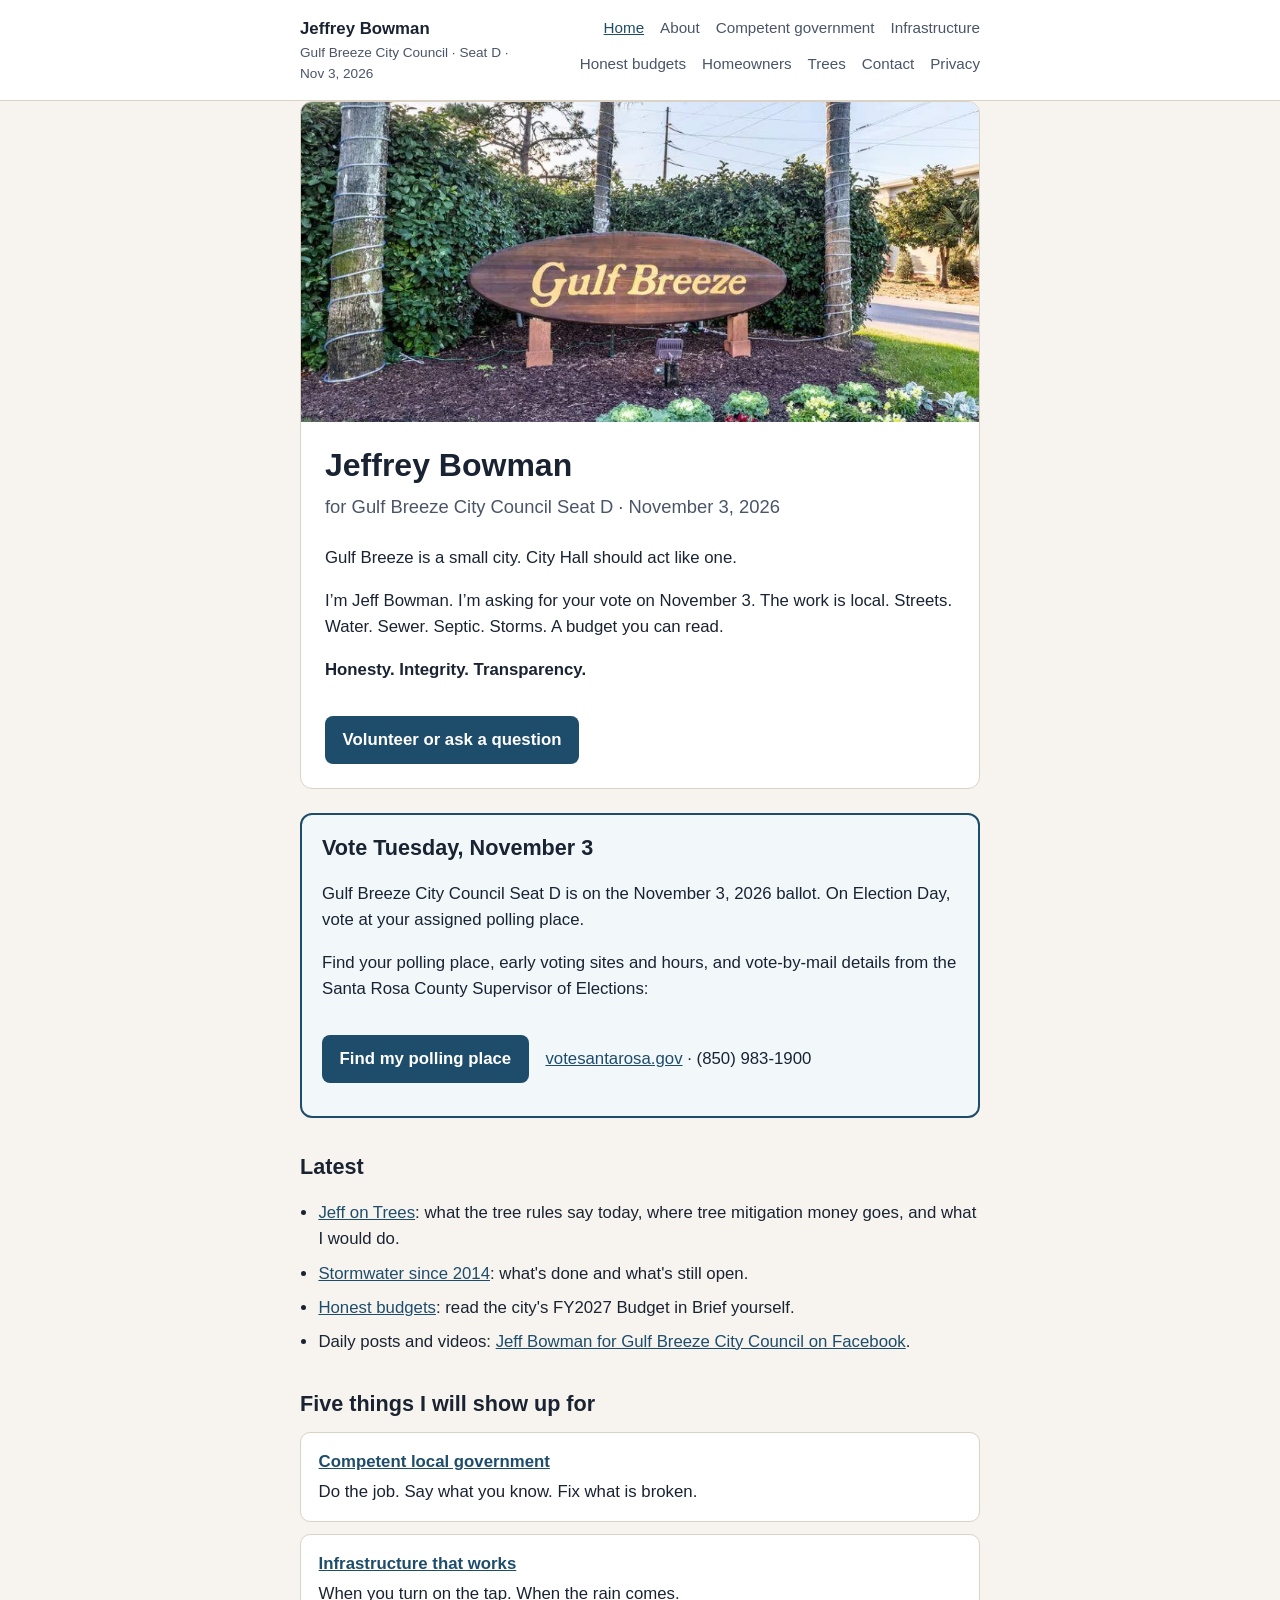
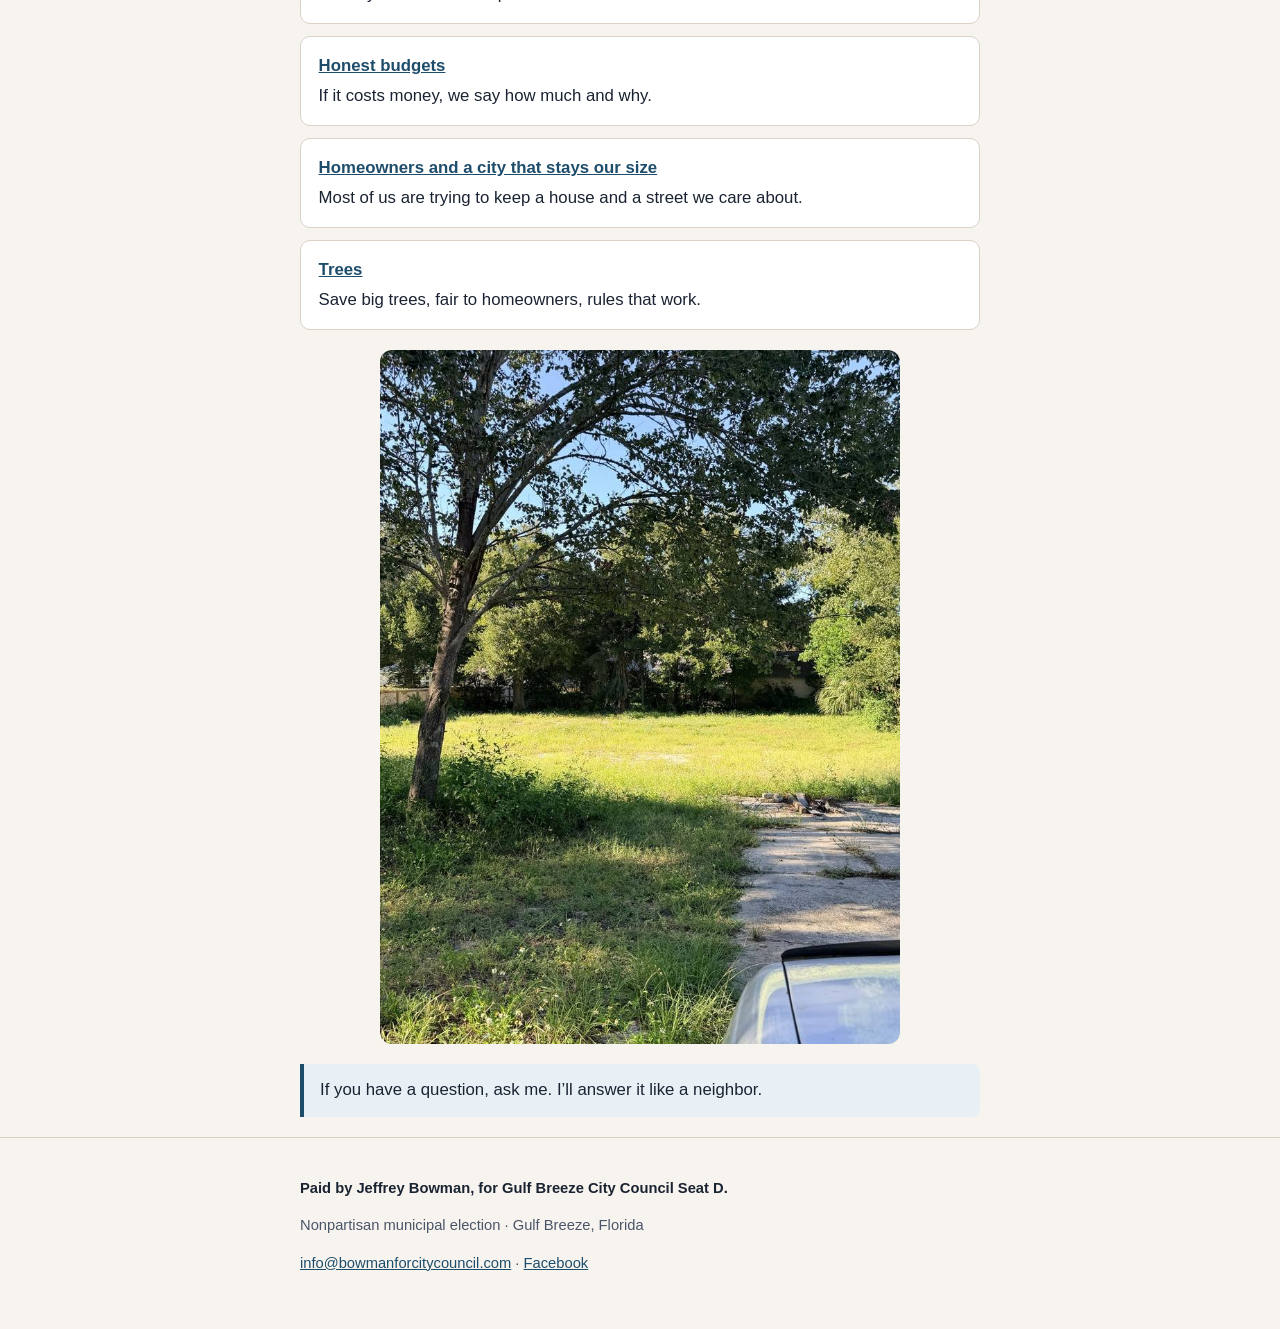
<file: index.html>
<!DOCTYPE html>
<html lang="en">
<head>
  <meta charset="utf-8" />
  <meta name="viewport" content="width=device-width, initial-scale=1" />
  <title>Home · Jeffrey Bowman for Gulf Breeze Seat D</title>
  <meta name="description" content="Jeffrey Bowman for Gulf Breeze City Council Seat D — November 3, 2026. Honesty. Integrity. Transparency." />
  <meta name="theme-color" content="#1e4d6b" />
  <link rel="stylesheet" href="css/styles.css" />
</head>
<body>
  <header>
    <div class="wrap bar">
      <a class="brand" href="index.html">Jeffrey Bowman<span>Gulf Breeze City Council · Seat D · Nov 3, 2026</span></a>
      <nav aria-label="Primary"><a href="index.html" aria-current="page">Home</a>
<a href="about.html">About</a>
<a href="competent.html">Competent government</a>
<a href="infrastructure.html">Infrastructure</a>
<a href="budgets.html">Honest budgets</a>
<a href="homeowners.html">Homeowners</a>
<a href="trees.html">Trees</a>
<a href="contact.html">Contact</a>
<a href="privacy.html">Privacy</a></nav>
    </div>
  </header>
  <main class="wrap">

    <section class="hero">
      <img class="hero-photo" src="images/gulf-breeze-welcome-sign.jpg" width="896" height="601" alt="Gulf Breeze, the welcome sign" />
      <div class="hero-body">
        <h1>Jeffrey Bowman</h1>
        <p class="lede">for Gulf Breeze City Council Seat D · November 3, 2026</p>
        <p>Gulf Breeze is a small city. City Hall should act like one.</p>
        <p>I’m Jeff Bowman. I’m asking for your vote on November 3. The work is local. Streets. Water. Sewer. Septic. Storms. A budget you can read.</p>
        <p><strong>Honesty. Integrity. Transparency.</strong></p>
        <a class="cta" href="contact.html">Volunteer or ask a question</a>
      </div>
    </section>

    <section class="vote-box" aria-labelledby="vote-h">
      <h2 id="vote-h">Vote Tuesday, November 3</h2>
      <p>Gulf Breeze City Council Seat D is on the November 3, 2026 ballot. On Election Day, vote at your assigned polling place.</p>
      <p>Find your polling place, early voting sites and hours, and vote-by-mail details from the Santa Rosa County Supervisor of Elections:</p>
      <p><a class="cta" href="https://www.votesantarosa.gov/Where-Do-I-Vote" rel="noopener">Find my polling place</a> <a href="https://www.votesantarosa.gov" rel="noopener">votesantarosa.gov</a> · (850) 983-1900</p>
    </section>

    <section class="latest" aria-labelledby="latest-h">
      <h2 id="latest-h">Latest</h2>
      <ul>
        <li><a href="trees.html">Jeff on Trees</a>: what the tree rules say today, where tree mitigation money goes, and what I would do.</li>
        <li><a href="infrastructure.html">Stormwater since 2014</a>: what's done and what's still open.</li>
        <li><a href="budgets.html">Honest budgets</a>: read the city's FY2027 Budget in Brief yourself.</li>
        <li>Daily posts and videos: <a href="https://www.facebook.com/61593486404689" rel="noopener">Jeff Bowman for Gulf Breeze City Council on Facebook</a>.</li>
      </ul>
      <!-- VIDEO SLOT: no campaign videos are public on YouTube as of Oct 29, 2026. When one is public, add:
      <div class="video"><iframe src="https://www.youtube-nocookie.com/embed/VIDEO_ID" title="TITLE" loading="lazy" width="560" height="315" allow="encrypted-media; picture-in-picture" allowfullscreen></iframe></div> -->
    </section>
    <h2>Five things I will show up for</h2>
    <ul class="pillars">
      <li><strong><a href="competent.html">Competent local government</a></strong>Do the job. Say what you know. Fix what is broken.</li>
      <li><strong><a href="infrastructure.html">Infrastructure that works</a></strong>When you turn on the tap. When the rain comes.</li>
      <li><strong><a href="budgets.html">Honest budgets</a></strong>If it costs money, we say how much and why.</li>
      <li><strong><a href="homeowners.html">Homeowners and a city that stays our size</a></strong>Most of us are trying to keep a house and a street we care about.</li>
      <li><strong><a href="trees.html">Trees</a></strong>Save big trees, fair to homeowners, rules that work.</li>
    </ul>
    
    <figure class="page-fig">
      <img loading="lazy" decoding="async" src="images/home-oak-roadside.jpg" width="750" height="1000" alt="A big oak arching over a grassy Gulf Breeze roadside" />
    </figure>
    <p class="note">If you have a question, ask me. I’ll answer it like a neighbor.</p>

  </main>
  <footer>
    <div class="wrap">
      <p class="disclaimer">Paid by Jeffrey Bowman, for Gulf Breeze City Council Seat D.</p>
      <p>Nonpartisan municipal election · Gulf Breeze, Florida</p>
      <p><a href="mailto:info@bowmanforcitycouncil.com">info@bowmanforcitycouncil.com</a> · <a href="https://www.facebook.com/61593486404689" rel="noopener">Facebook</a></p>
    </div>
  </footer>
  <script src="js/analytics.js" defer></script>
</body>
</html>
</file>
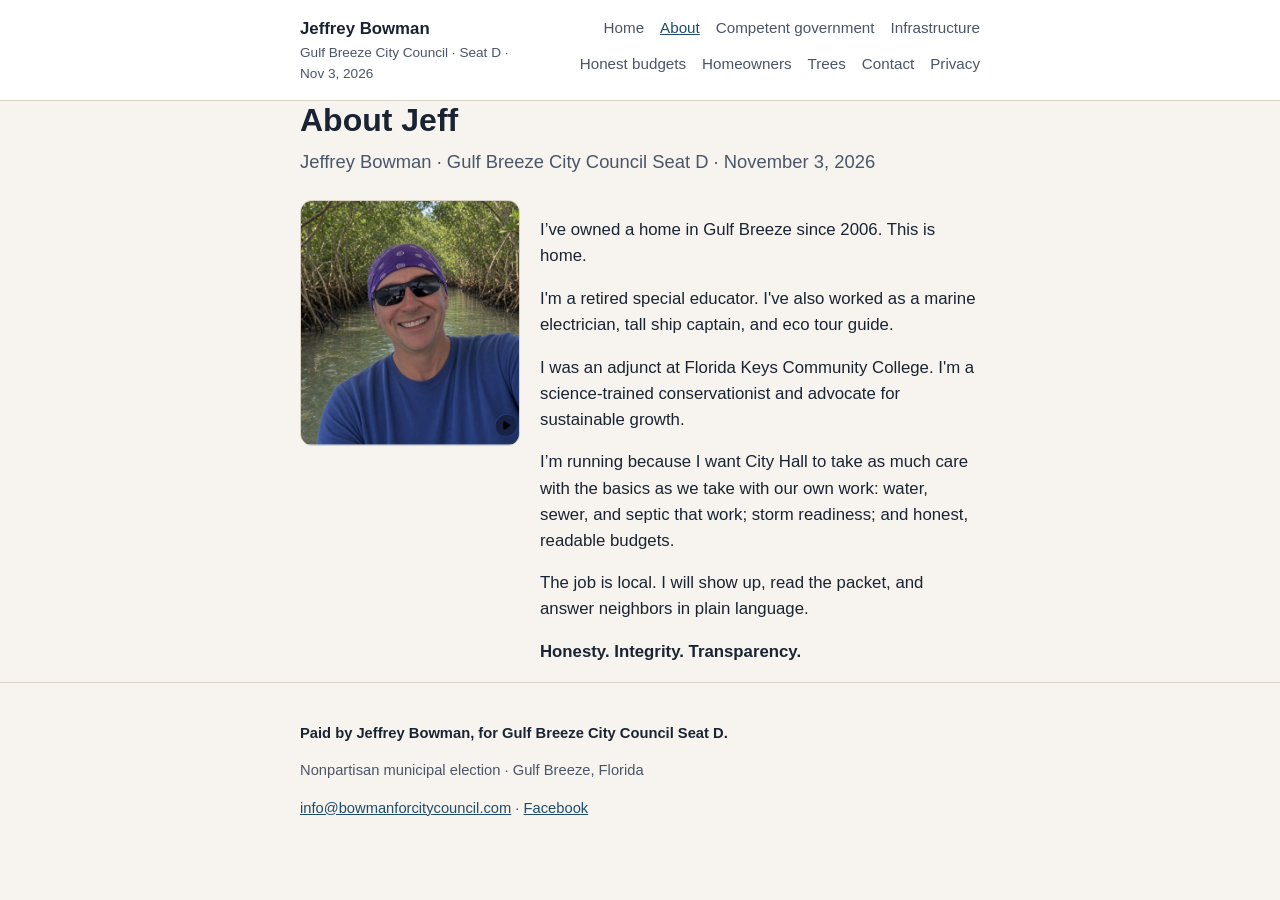
<file: about.html>
<!DOCTYPE html>
<html lang="en">
<head>
  <meta charset="utf-8" />
  <meta name="viewport" content="width=device-width, initial-scale=1" />
  <title>About · Jeffrey Bowman for Gulf Breeze Seat D</title>
  <meta name="description" content="Jeffrey Bowman for Gulf Breeze City Council Seat D — November 3, 2026. Honesty. Integrity. Transparency." />
  <meta name="theme-color" content="#1e4d6b" />
  <link rel="stylesheet" href="css/styles.css" />
</head>
<body>
  <header>
    <div class="wrap bar">
      <a class="brand" href="index.html">Jeffrey Bowman<span>Gulf Breeze City Council · Seat D · Nov 3, 2026</span></a>
      <nav aria-label="Primary"><a href="index.html">Home</a>
<a href="about.html" aria-current="page">About</a>
<a href="competent.html">Competent government</a>
<a href="infrastructure.html">Infrastructure</a>
<a href="budgets.html">Honest budgets</a>
<a href="homeowners.html">Homeowners</a>
<a href="trees.html">Trees</a>
<a href="contact.html">Contact</a>
<a href="privacy.html">Privacy</a></nav>
    </div>
  </header>
  <main class="wrap">

    <h1>About Jeff</h1>
    <p class="lede">Jeffrey Bowman · Gulf Breeze City Council Seat D · November 3, 2026</p>
    <div class="about-grid">
      <img loading="lazy" decoding="async" class="about-photo" src="images/jeff-mangrove-boat.jpg" width="991" height="1108" alt="Jeff Bowman on a boat in local mangroves" />
      <div>
        <p>I’ve owned a home in Gulf Breeze since 2006. This is home.</p>
        <p>I'm a retired special educator. I've also worked as a marine electrician, tall ship captain, and eco tour guide.</p>
        <p>I was an adjunct at Florida Keys Community College. I'm a science-trained conservationist and advocate for sustainable growth.</p>
        <p>I’m running because I want City Hall to take as much care with the basics as we take with our own work: water, sewer, and septic that work; storm readiness; and honest, readable budgets.</p>
        <p>The job is local. I will show up, read the packet, and answer neighbors in plain language.</p>
        <p><strong>Honesty. Integrity. Transparency.</strong></p>
      </div>
    </div>

  
  </main>
  <footer>
    <div class="wrap">
      <p class="disclaimer">Paid by Jeffrey Bowman, for Gulf Breeze City Council Seat D.</p>
      <p>Nonpartisan municipal election · Gulf Breeze, Florida</p>
      <p><a href="mailto:info@bowmanforcitycouncil.com">info@bowmanforcitycouncil.com</a> · <a href="https://www.facebook.com/61593486404689" rel="noopener">Facebook</a></p>
    </div>
  </footer>
  <script src="js/analytics.js" defer></script>
</body>
</html>
</file>
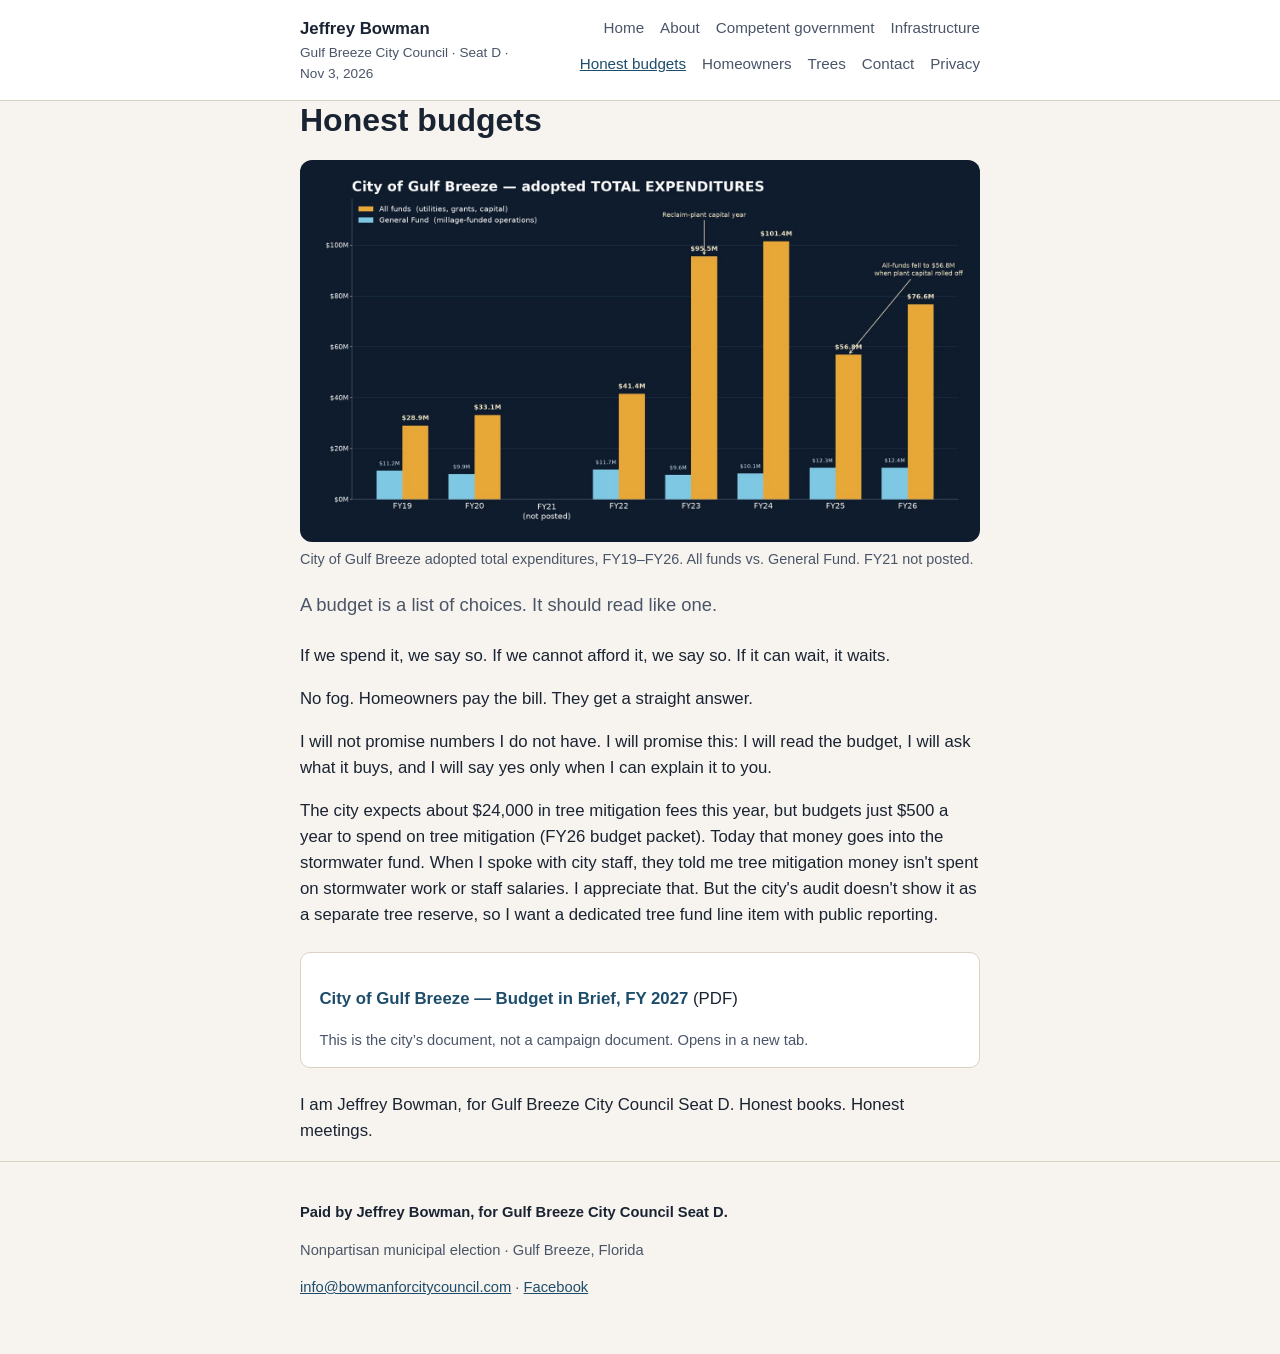
<file: budgets.html>
<!DOCTYPE html>
<html lang="en">
<head>
  <meta charset="utf-8" />
  <meta name="viewport" content="width=device-width, initial-scale=1" />
  <title>Honest budgets · Jeffrey Bowman for Gulf Breeze Seat D</title>
  <meta name="description" content="Jeffrey Bowman for Gulf Breeze City Council Seat D — November 3, 2026. Honesty. Integrity. Transparency." />
  <meta name="theme-color" content="#1e4d6b" />
  <link rel="stylesheet" href="css/styles.css" />
</head>
<body>
  <header>
    <div class="wrap bar">
      <a class="brand" href="index.html">Jeffrey Bowman<span>Gulf Breeze City Council · Seat D · Nov 3, 2026</span></a>
      <nav aria-label="Primary"><a href="index.html">Home</a>
<a href="about.html">About</a>
<a href="competent.html">Competent government</a>
<a href="infrastructure.html">Infrastructure</a>
<a href="budgets.html" aria-current="page">Honest budgets</a>
<a href="homeowners.html">Homeowners</a>
<a href="trees.html">Trees</a>
<a href="contact.html">Contact</a>
<a href="privacy.html">Privacy</a></nav>
    </div>
  </header>
  <main class="wrap">

    <h1>Honest budgets</h1>
    <figure class="page-fig">
      <img loading="lazy" decoding="async" src="images/budgets-expenditures-fy19-fy26.jpg" width="1600" height="900" alt="Bar chart: City of Gulf Breeze adopted total expenditures, FY19 to FY26. All funds: FY19 $28.9M, FY20 $33.1M, FY21 not posted, FY22 $41.4M, FY23 $95.5M (reclaim-plant capital year), FY24 $101.4M, FY25 $56.8M, FY26 $76.6M. General Fund: $11.2M, $9.9M, not posted, $11.7M, $9.6M, $10.1M, $12.3M, $12.4M." />
      <figcaption>City of Gulf Breeze adopted total expenditures, FY19–FY26. All funds vs. General Fund. FY21 not posted.</figcaption>
    </figure>

    <p class="lede">A budget is a list of choices. It should read like one.</p>
    <p>If we spend it, we say so. If we cannot afford it, we say so. If it can wait, it waits.</p>
    <p>No fog. Homeowners pay the bill. They get a straight answer.</p>
    <p>I will not promise numbers I do not have. I will promise this: I will read the budget, I will ask what it buys, and I will say yes only when I can explain it to you.</p>
    <p>The city expects about $24,000 in tree mitigation fees this year, but budgets just $500 a year to spend on tree mitigation (FY26 budget packet). Today that money goes into the stormwater fund. When I spoke with city staff, they told me tree mitigation money isn't spent on stormwater work or staff salaries. I appreciate that. But the city's audit doesn't show it as a separate tree reserve, so I want a dedicated tree fund line item with public reporting.</p>
    <div class="doc-card">
      <p><a href="https://cityofgulfbreeze.us/wp-content/uploads/2026/09/Budget-in-Brief-FY-2027.pdf" target="_blank" rel="noopener noreferrer">City of Gulf Breeze — Budget in Brief, FY 2027</a> <span aria-hidden="true">(PDF)</span></p>
      <p class="source-note">This is the city’s document, not a campaign document. Opens in a new tab.</p>
    </div>
    <p>I am Jeffrey Bowman, for Gulf Breeze City Council Seat D. Honest books. Honest meetings.</p>

  </main>
  <footer>
    <div class="wrap">
      <p class="disclaimer">Paid by Jeffrey Bowman, for Gulf Breeze City Council Seat D.</p>
      <p>Nonpartisan municipal election · Gulf Breeze, Florida</p>
      <p><a href="mailto:info@bowmanforcitycouncil.com">info@bowmanforcitycouncil.com</a> · <a href="https://www.facebook.com/61593486404689" rel="noopener">Facebook</a></p>
    </div>
  </footer>
  <script src="js/analytics.js" defer></script>
</body>
</html>
</file>
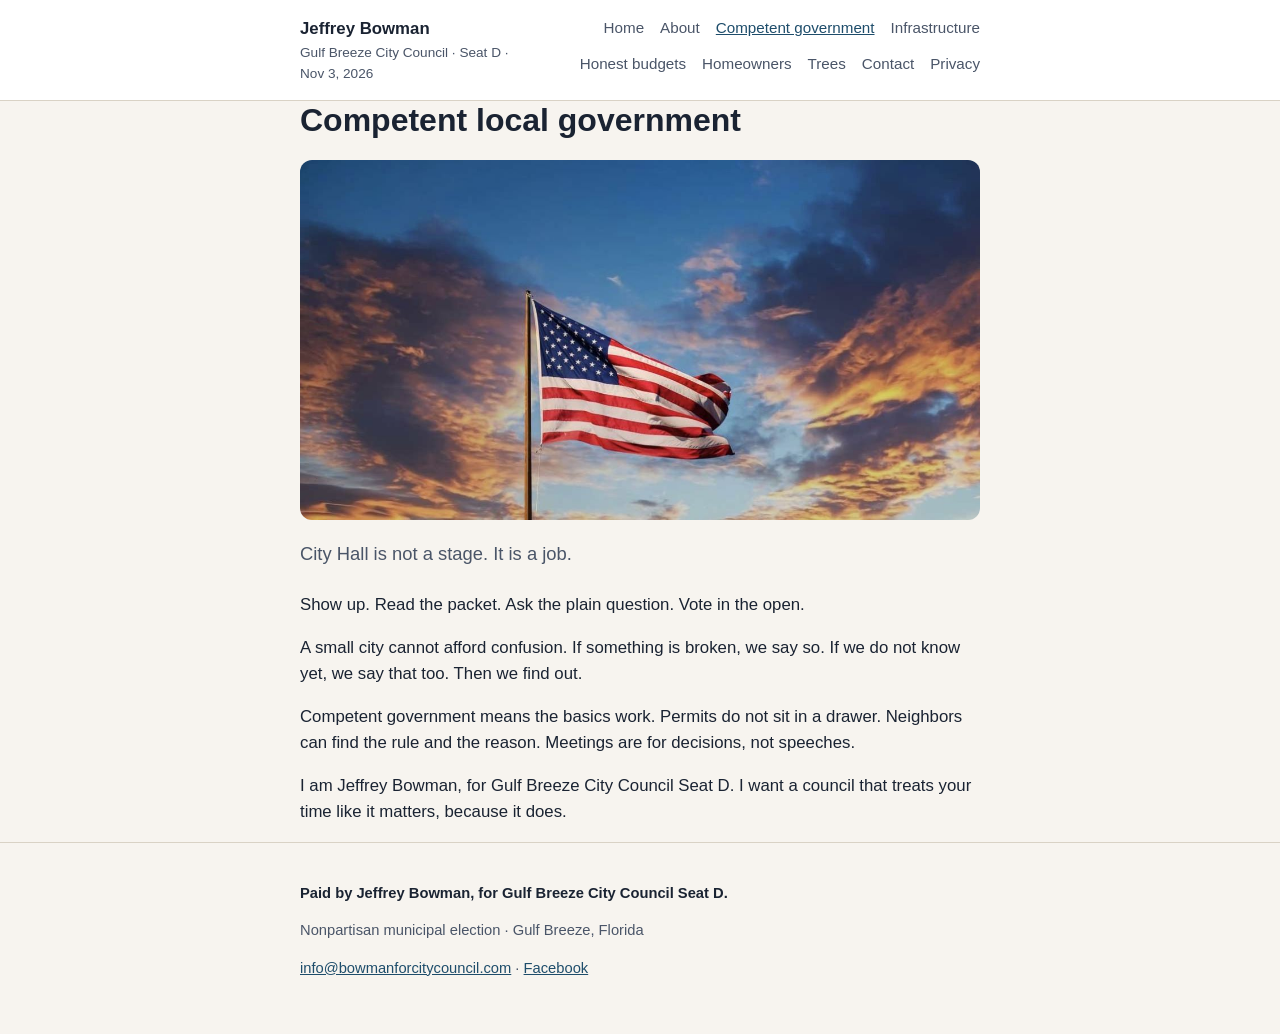
<file: competent.html>
<!DOCTYPE html>
<html lang="en">
<head>
  <meta charset="utf-8" />
  <meta name="viewport" content="width=device-width, initial-scale=1" />
  <title>Competent local government · Jeffrey Bowman for Gulf Breeze Seat D</title>
  <meta name="description" content="Jeffrey Bowman for Gulf Breeze City Council Seat D — November 3, 2026. Honesty. Integrity. Transparency." />
  <meta name="theme-color" content="#1e4d6b" />
  <link rel="stylesheet" href="css/styles.css" />
</head>
<body>
  <header>
    <div class="wrap bar">
      <a class="brand" href="index.html">Jeffrey Bowman<span>Gulf Breeze City Council · Seat D · Nov 3, 2026</span></a>
      <nav aria-label="Primary"><a href="index.html">Home</a>
<a href="about.html">About</a>
<a href="competent.html" aria-current="page">Competent government</a>
<a href="infrastructure.html">Infrastructure</a>
<a href="budgets.html">Honest budgets</a>
<a href="homeowners.html">Homeowners</a>
<a href="trees.html">Trees</a>
<a href="contact.html">Contact</a>
<a href="privacy.html">Privacy</a></nav>
    </div>
  </header>
  <main class="wrap">

    <h1>Competent local government</h1>
    <figure class="page-fig">
      <img src="images/competent-flag-sunset.jpg" width="1200" height="636" alt="An American flag on a flagpole against a sunset sky" />
    </figure>

    <p class="lede">City Hall is not a stage. It is a job.</p>
    <p>Show up. Read the packet. Ask the plain question. Vote in the open.</p>
    <p>A small city cannot afford confusion. If something is broken, we say so. If we do not know yet, we say that too. Then we find out.</p>
    <p>Competent government means the basics work. Permits do not sit in a drawer. Neighbors can find the rule and the reason. Meetings are for decisions, not speeches.</p>
    <p>I am Jeffrey Bowman, for Gulf Breeze City Council Seat D. I want a council that treats your time like it matters, because it does.</p>

  </main>
  <footer>
    <div class="wrap">
      <p class="disclaimer">Paid by Jeffrey Bowman, for Gulf Breeze City Council Seat D.</p>
      <p>Nonpartisan municipal election · Gulf Breeze, Florida</p>
      <p><a href="mailto:info@bowmanforcitycouncil.com">info@bowmanforcitycouncil.com</a> · <a href="https://www.facebook.com/61593486404689" rel="noopener">Facebook</a></p>
    </div>
  </footer>
  <script src="js/analytics.js" defer></script>
</body>
</html>
</file>
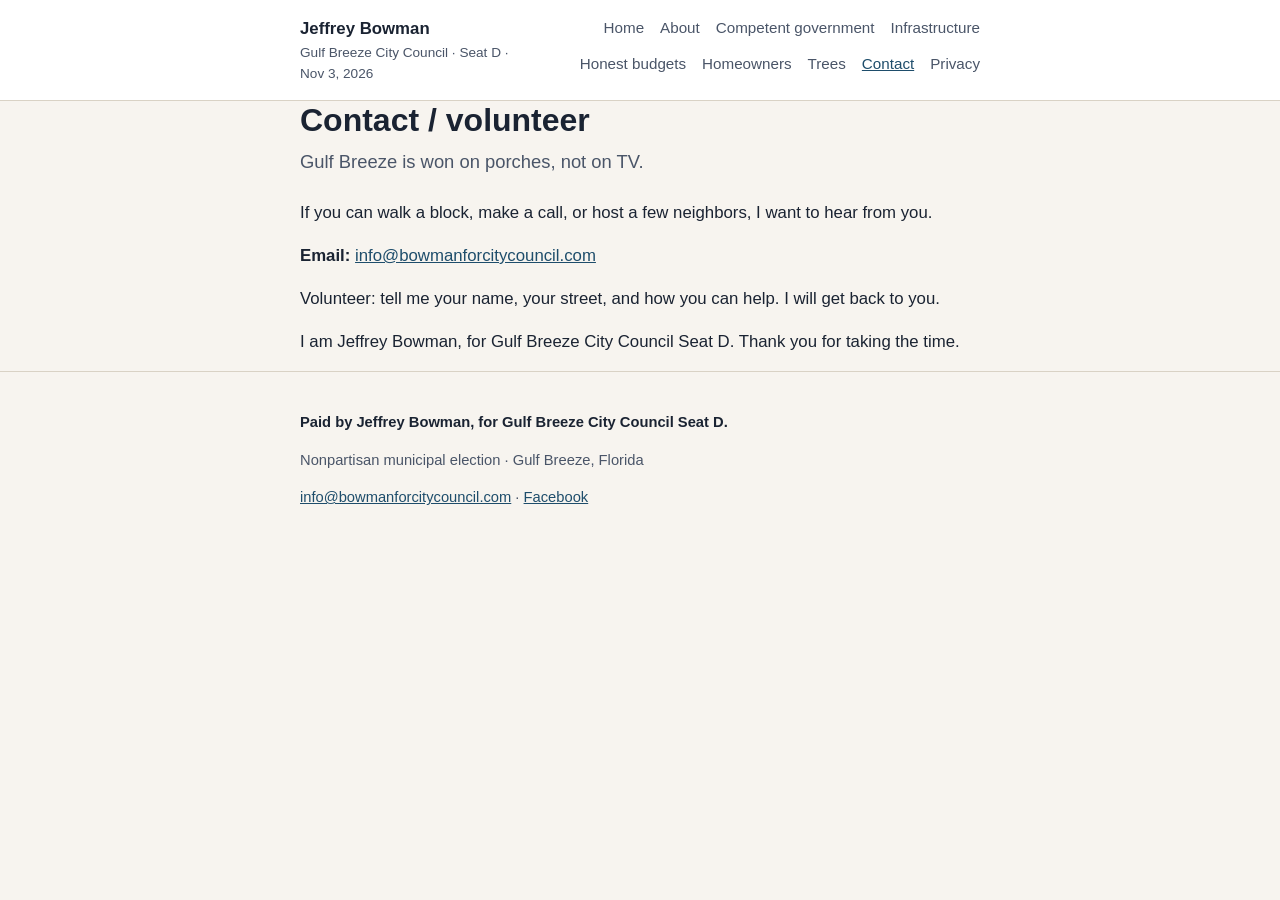
<file: contact.html>
<!DOCTYPE html>
<html lang="en">
<head>
  <meta charset="utf-8" />
  <meta name="viewport" content="width=device-width, initial-scale=1" />
  <title>Contact · Jeffrey Bowman for Gulf Breeze Seat D</title>
  <meta name="description" content="Jeffrey Bowman for Gulf Breeze City Council Seat D — November 3, 2026. Honesty. Integrity. Transparency." />
  <meta name="theme-color" content="#1e4d6b" />
  <link rel="stylesheet" href="css/styles.css" />
</head>
<body>
  <header>
    <div class="wrap bar">
      <a class="brand" href="index.html">Jeffrey Bowman<span>Gulf Breeze City Council · Seat D · Nov 3, 2026</span></a>
      <nav aria-label="Primary"><a href="index.html">Home</a>
<a href="about.html">About</a>
<a href="competent.html">Competent government</a>
<a href="infrastructure.html">Infrastructure</a>
<a href="budgets.html">Honest budgets</a>
<a href="homeowners.html">Homeowners</a>
<a href="trees.html">Trees</a>
<a href="contact.html" aria-current="page">Contact</a>
<a href="privacy.html">Privacy</a></nav>
    </div>
  </header>
  <main class="wrap">

    <h1>Contact / volunteer</h1>

    <p class="lede">Gulf Breeze is won on porches, not on TV.</p>
    <p>If you can walk a block, make a call, or host a few neighbors, I want to hear from you.</p>
    <p><strong>Email:</strong> <a href="mailto:info@bowmanforcitycouncil.com">info@bowmanforcitycouncil.com</a></p>
    <p>Volunteer: tell me your name, your street, and how you can help. I will get back to you.</p>
    <p>I am Jeffrey Bowman, for Gulf Breeze City Council Seat D. Thank you for taking the time.</p>

  </main>
  <footer>
    <div class="wrap">
      <p class="disclaimer">Paid by Jeffrey Bowman, for Gulf Breeze City Council Seat D.</p>
      <p>Nonpartisan municipal election · Gulf Breeze, Florida</p>
      <p><a href="mailto:info@bowmanforcitycouncil.com">info@bowmanforcitycouncil.com</a> · <a href="https://www.facebook.com/61593486404689" rel="noopener">Facebook</a></p>
    </div>
  </footer>
  <script src="js/analytics.js" defer></script>
</body>
</html>
</file>
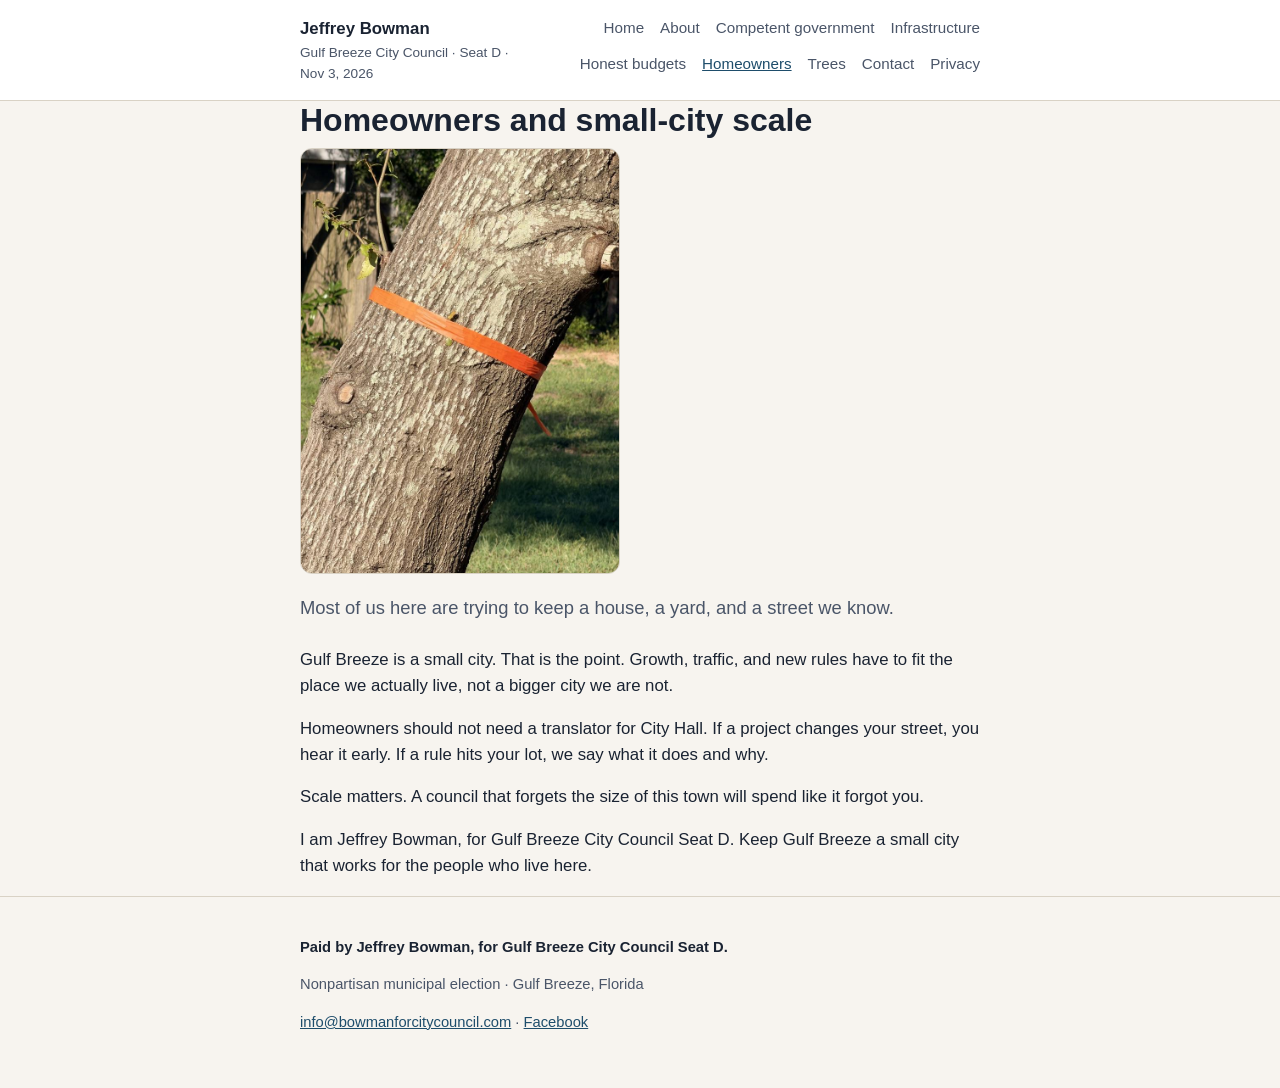
<file: homeowners.html>
<!DOCTYPE html>
<html lang="en">
<head>
  <meta charset="utf-8" />
  <meta name="viewport" content="width=device-width, initial-scale=1" />
  <title>Homeowners · Jeffrey Bowman for Gulf Breeze Seat D</title>
  <meta name="description" content="Jeffrey Bowman for Gulf Breeze City Council Seat D — November 3, 2026. Honesty. Integrity. Transparency." />
  <meta name="theme-color" content="#1e4d6b" />
  <link rel="stylesheet" href="css/styles.css" />
</head>
<body>
  <header>
    <div class="wrap bar">
      <a class="brand" href="index.html">Jeffrey Bowman<span>Gulf Breeze City Council · Seat D · Nov 3, 2026</span></a>
      <nav aria-label="Primary"><a href="index.html">Home</a>
<a href="about.html">About</a>
<a href="competent.html">Competent government</a>
<a href="infrastructure.html">Infrastructure</a>
<a href="budgets.html">Honest budgets</a>
<a href="homeowners.html" aria-current="page">Homeowners</a>
<a href="trees.html">Trees</a>
<a href="contact.html">Contact</a>
<a href="privacy.html">Privacy</a></nav>
    </div>
  </header>
  <main class="wrap">

    <h1>Homeowners and small-city scale</h1>
    <img class="portrait-photo" src="images/homeowners-marked-trunk.jpg" width="750" height="1000" alt="A tree trunk wrapped with an orange marking band" />
    <p class="lede">Most of us here are trying to keep a house, a yard, and a street we know.</p>
    <p>Gulf Breeze is a small city. That is the point. Growth, traffic, and new rules have to fit the place we actually live, not a bigger city we are not.</p>
    <p>Homeowners should not need a translator for City Hall. If a project changes your street, you hear it early. If a rule hits your lot, we say what it does and why.</p>
    <p>Scale matters. A council that forgets the size of this town will spend like it forgot you.</p>
    <p>I am Jeffrey Bowman, for Gulf Breeze City Council Seat D. Keep Gulf Breeze a small city that works for the people who live here.</p>

  
  </main>
  <footer>
    <div class="wrap">
      <p class="disclaimer">Paid by Jeffrey Bowman, for Gulf Breeze City Council Seat D.</p>
      <p>Nonpartisan municipal election · Gulf Breeze, Florida</p>
      <p><a href="mailto:info@bowmanforcitycouncil.com">info@bowmanforcitycouncil.com</a> · <a href="https://www.facebook.com/61593486404689" rel="noopener">Facebook</a></p>
    </div>
  </footer>
  <script src="js/analytics.js" defer></script>
</body>
</html>
</file>
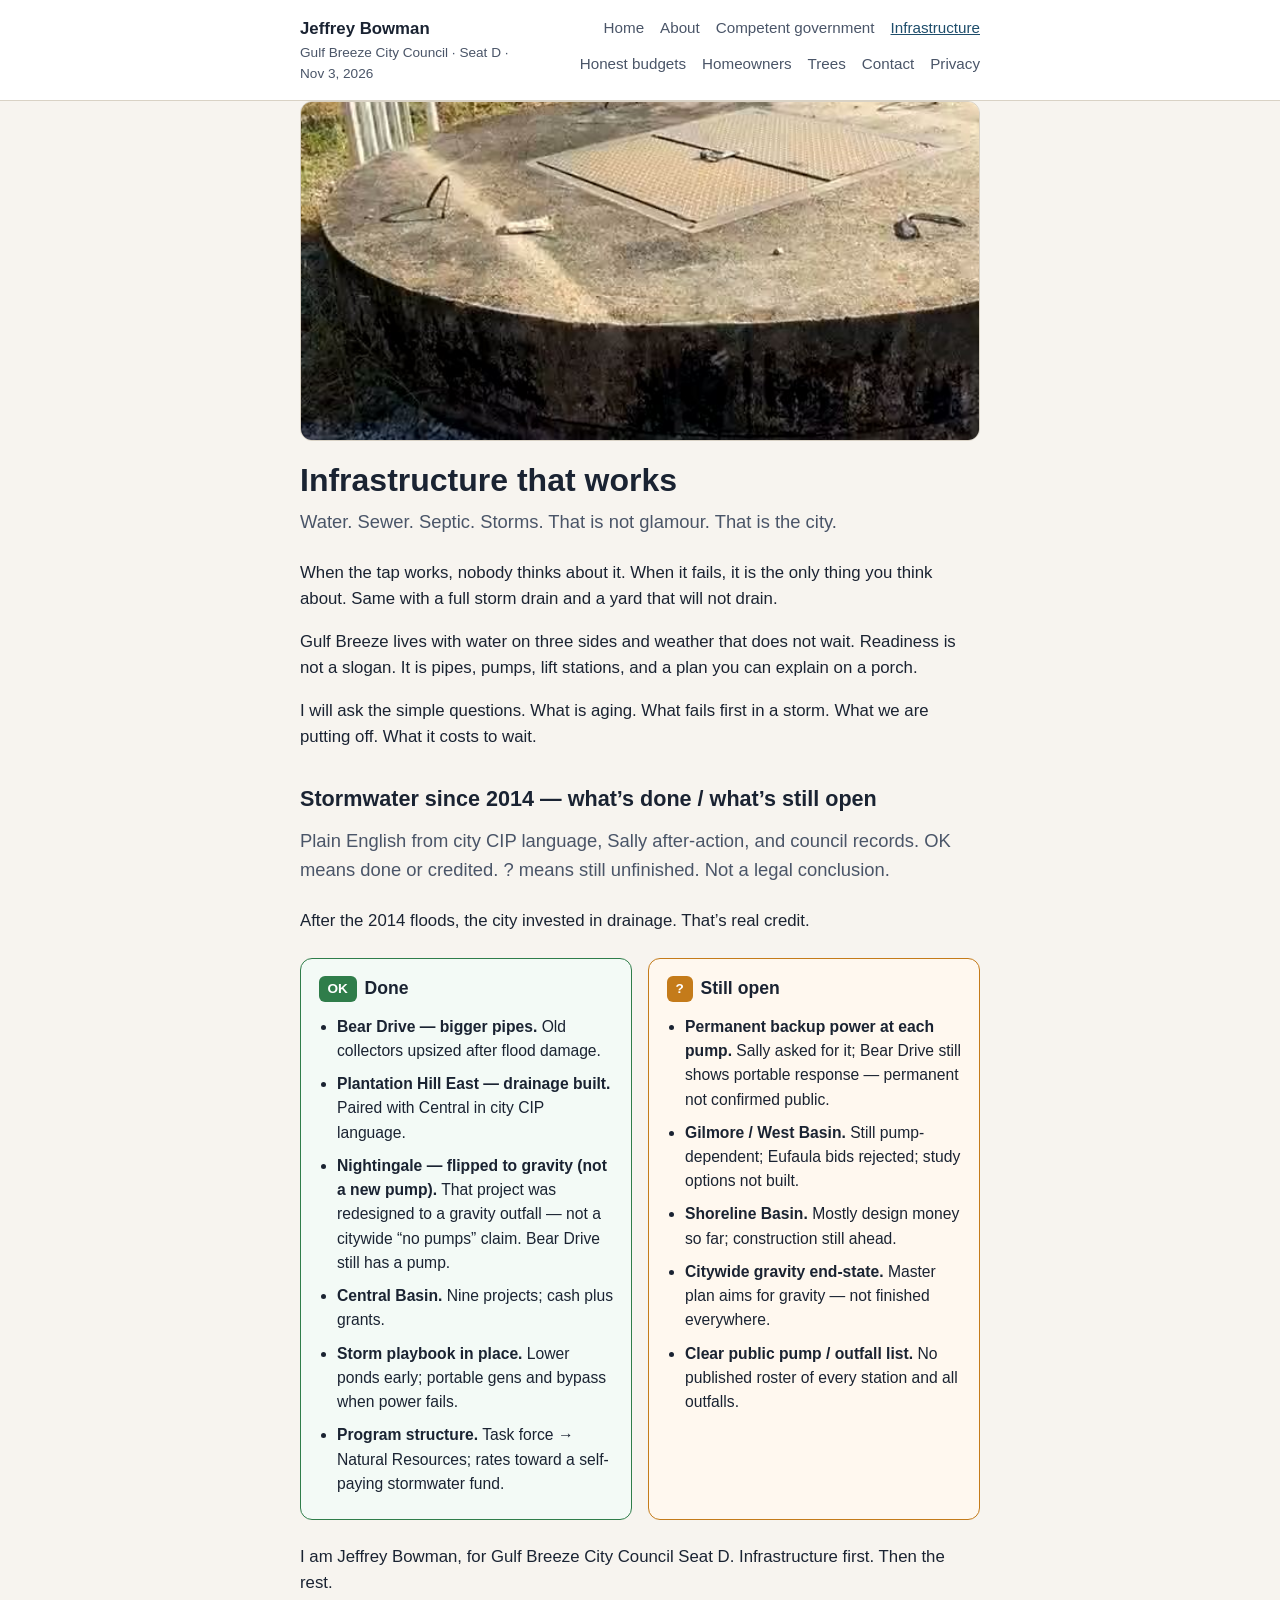
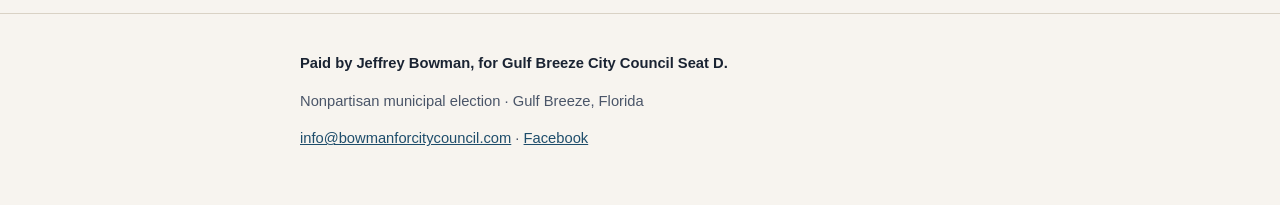
<file: infrastructure.html>
<!DOCTYPE html>
<html lang="en">
<head>
  <meta charset="utf-8" />
  <meta name="viewport" content="width=device-width, initial-scale=1" />
  <title>Infrastructure · Jeffrey Bowman for Gulf Breeze Seat D</title>
  <meta name="description" content="Jeffrey Bowman for Gulf Breeze City Council Seat D — stormwater since 2014, what’s done and what’s still open. Honesty. Integrity. Transparency." />
  <meta name="theme-color" content="#1e4d6b" />
  <link rel="stylesheet" href="css/styles.css" />
</head>
<body>
  <header>
    <div class="wrap bar">
      <a class="brand" href="index.html">Jeffrey Bowman<span>Gulf Breeze City Council · Seat D · Nov 3, 2026</span></a>
      <nav aria-label="Primary"><a href="index.html">Home</a>
<a href="about.html">About</a>
<a href="competent.html">Competent government</a>
<a href="infrastructure.html" aria-current="page">Infrastructure</a>
<a href="budgets.html">Honest budgets</a>
<a href="homeowners.html">Homeowners</a>
<a href="trees.html">Trees</a>
<a href="contact.html">Contact</a>
<a href="privacy.html">Privacy</a></nav>
    </div>
  </header>
  <main class="wrap">

    <img class="page-photo" src="images/infrastructure-stormwater-station.jpg" width="600" height="900" alt="A round concrete stormwater station with a metal hatch, on gravel beside a ball field" />
    <h1>Infrastructure that works</h1>
    <p class="lede">Water. Sewer. Septic. Storms. That is not glamour. That is the city.</p>
    <p>When the tap works, nobody thinks about it. When it fails, it is the only thing you think about. Same with a full storm drain and a yard that will not drain.</p>
    <p>Gulf Breeze lives with water on three sides and weather that does not wait. Readiness is not a slogan. It is pipes, pumps, lift stations, and a plan you can explain on a porch.</p>
    <p>I will ask the simple questions. What is aging. What fails first in a storm. What we are putting off. What it costs to wait.</p>

    <h2>Stormwater since 2014 — what’s done / what’s still open</h2>
    <p class="lede">Plain English from city CIP language, Sally after-action, and council records. OK means done or credited. ? means still unfinished. Not a legal conclusion.</p>

    <p>After the 2014 floods, the city invested in drainage. That’s real credit.</p>

    <div class="scorecard" role="group" aria-label="Stormwater progress scorecard">
      <section class="score-col ok" aria-labelledby="ok-heading">
        <h2 id="ok-heading"><span class="badge">OK</span> Done</h2>
        <ul>
          <li><strong>Bear Drive — bigger pipes.</strong> Old collectors upsized after flood damage.</li>
          <li><strong>Plantation Hill East — drainage built.</strong> Paired with Central in city CIP language.</li>
          <li><strong>Nightingale — flipped to gravity (not a new pump).</strong> That project was redesigned to a gravity outfall — not a citywide “no pumps” claim. Bear Drive still has a pump.</li>
          <li><strong>Central Basin.</strong> Nine projects; cash plus grants.</li>
          <li><strong>Storm playbook in place.</strong> Lower ponds early; portable gens and bypass when power fails.</li>
          <li><strong>Program structure.</strong> Task force → Natural Resources; rates toward a self-paying stormwater fund.</li>
        </ul>
      </section>
      <section class="score-col q" aria-labelledby="q-heading">
        <h2 id="q-heading"><span class="badge">?</span> Still open</h2>
        <ul>
          <li><strong>Permanent backup power at each pump.</strong> Sally asked for it; Bear Drive still shows portable response — permanent not confirmed public.</li>
          <li><strong>Gilmore / West Basin.</strong> Still pump-dependent; Eufaula bids rejected; study options not built.</li>
          <li><strong>Shoreline Basin.</strong> Mostly design money so far; construction still ahead.</li>
          <li><strong>Citywide gravity end-state.</strong> Master plan aims for gravity — not finished everywhere.</li>
          <li><strong>Clear public pump / outfall list.</strong> No published roster of every station and all outfalls.</li>
        </ul>
      </section>
    </div>

    <!-- Removed per Scott re-QC Oct 29: stormwater-ok-question-clear.jpg graphic (do not regenerate). -->

    <p>I am Jeffrey Bowman, for Gulf Breeze City Council Seat D. Infrastructure first. Then the rest.</p>

  </main>
  <footer>
    <div class="wrap">
      <p class="disclaimer">Paid by Jeffrey Bowman, for Gulf Breeze City Council Seat D.</p>
      <p>Nonpartisan municipal election · Gulf Breeze, Florida</p>
      <p><a href="mailto:info@bowmanforcitycouncil.com">info@bowmanforcitycouncil.com</a> · <a href="https://www.facebook.com/61593486404689" rel="noopener">Facebook</a></p>
    </div>
  </footer>
  <script src="js/analytics.js" defer></script>
</body>
</html>
</file>
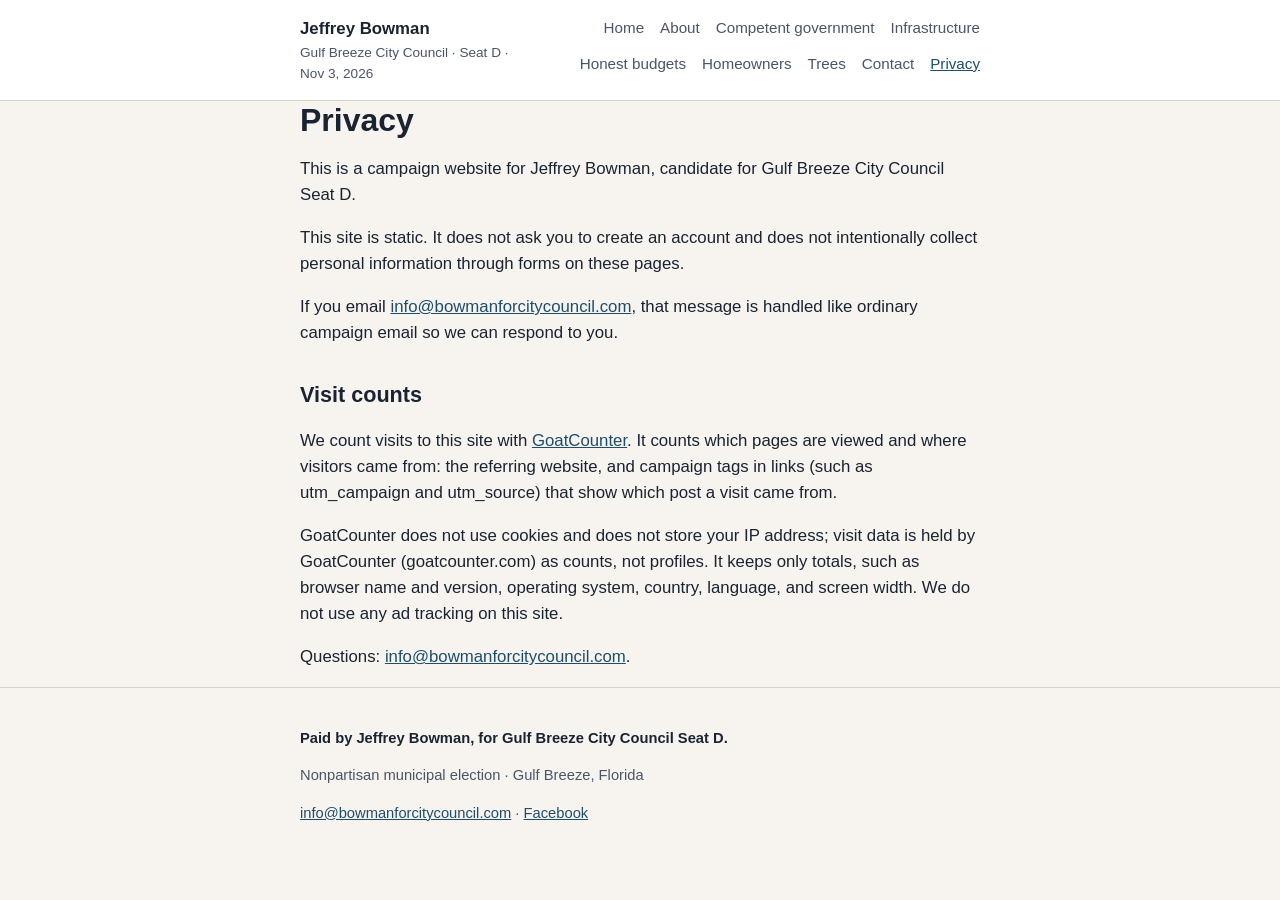
<file: privacy.html>
<!DOCTYPE html>
<html lang="en">
<head>
  <meta charset="utf-8" />
  <meta name="viewport" content="width=device-width, initial-scale=1" />
  <title>Privacy · Jeffrey Bowman for Gulf Breeze Seat D</title>
  <meta name="description" content="Jeffrey Bowman for Gulf Breeze City Council Seat D — November 3, 2026. Honesty. Integrity. Transparency." />
  <meta name="theme-color" content="#1e4d6b" />
  <link rel="stylesheet" href="css/styles.css" />
</head>
<body>
  <header>
    <div class="wrap bar">
      <a class="brand" href="index.html">Jeffrey Bowman<span>Gulf Breeze City Council · Seat D · Nov 3, 2026</span></a>
      <nav aria-label="Primary"><a href="index.html">Home</a>
<a href="about.html">About</a>
<a href="competent.html">Competent government</a>
<a href="infrastructure.html">Infrastructure</a>
<a href="budgets.html">Honest budgets</a>
<a href="homeowners.html">Homeowners</a>
<a href="trees.html">Trees</a>
<a href="contact.html">Contact</a>
<a href="privacy.html" aria-current="page">Privacy</a></nav>
    </div>
  </header>
  <main class="wrap">

    <h1>Privacy</h1>
    <p>This is a campaign website for Jeffrey Bowman, candidate for Gulf Breeze City Council Seat D.</p>
    <p>This site is static. It does not ask you to create an account and does not intentionally collect personal information through forms on these pages.</p>
    <p>If you email <a href="mailto:info@bowmanforcitycouncil.com">info@bowmanforcitycouncil.com</a>, that message is handled like ordinary campaign email so we can respond to you.</p>
    <h2>Visit counts</h2>
    <p>We count visits to this site with <a href="https://www.goatcounter.com/help/privacy" rel="noopener">GoatCounter</a>. It counts which pages are viewed and where visitors came from: the referring website, and campaign tags in links (such as utm_campaign and utm_source) that show which post a visit came from.</p>
    <p>GoatCounter does not use cookies and does not store your IP address; visit data is held by GoatCounter (goatcounter.com) as counts, not profiles. It keeps only totals, such as browser name and version, operating system, country, language, and screen width. We do not use any ad tracking on this site.</p>
    <p>Questions: <a href="mailto:info@bowmanforcitycouncil.com">info@bowmanforcitycouncil.com</a>.</p>

  </main>
  <footer>
    <div class="wrap">
      <p class="disclaimer">Paid by Jeffrey Bowman, for Gulf Breeze City Council Seat D.</p>
      <p>Nonpartisan municipal election · Gulf Breeze, Florida</p>
      <p><a href="mailto:info@bowmanforcitycouncil.com">info@bowmanforcitycouncil.com</a> · <a href="https://www.facebook.com/61593486404689" rel="noopener">Facebook</a></p>
    </div>
  </footer>
  <script src="js/analytics.js" defer></script>
</body>
</html>
</file>
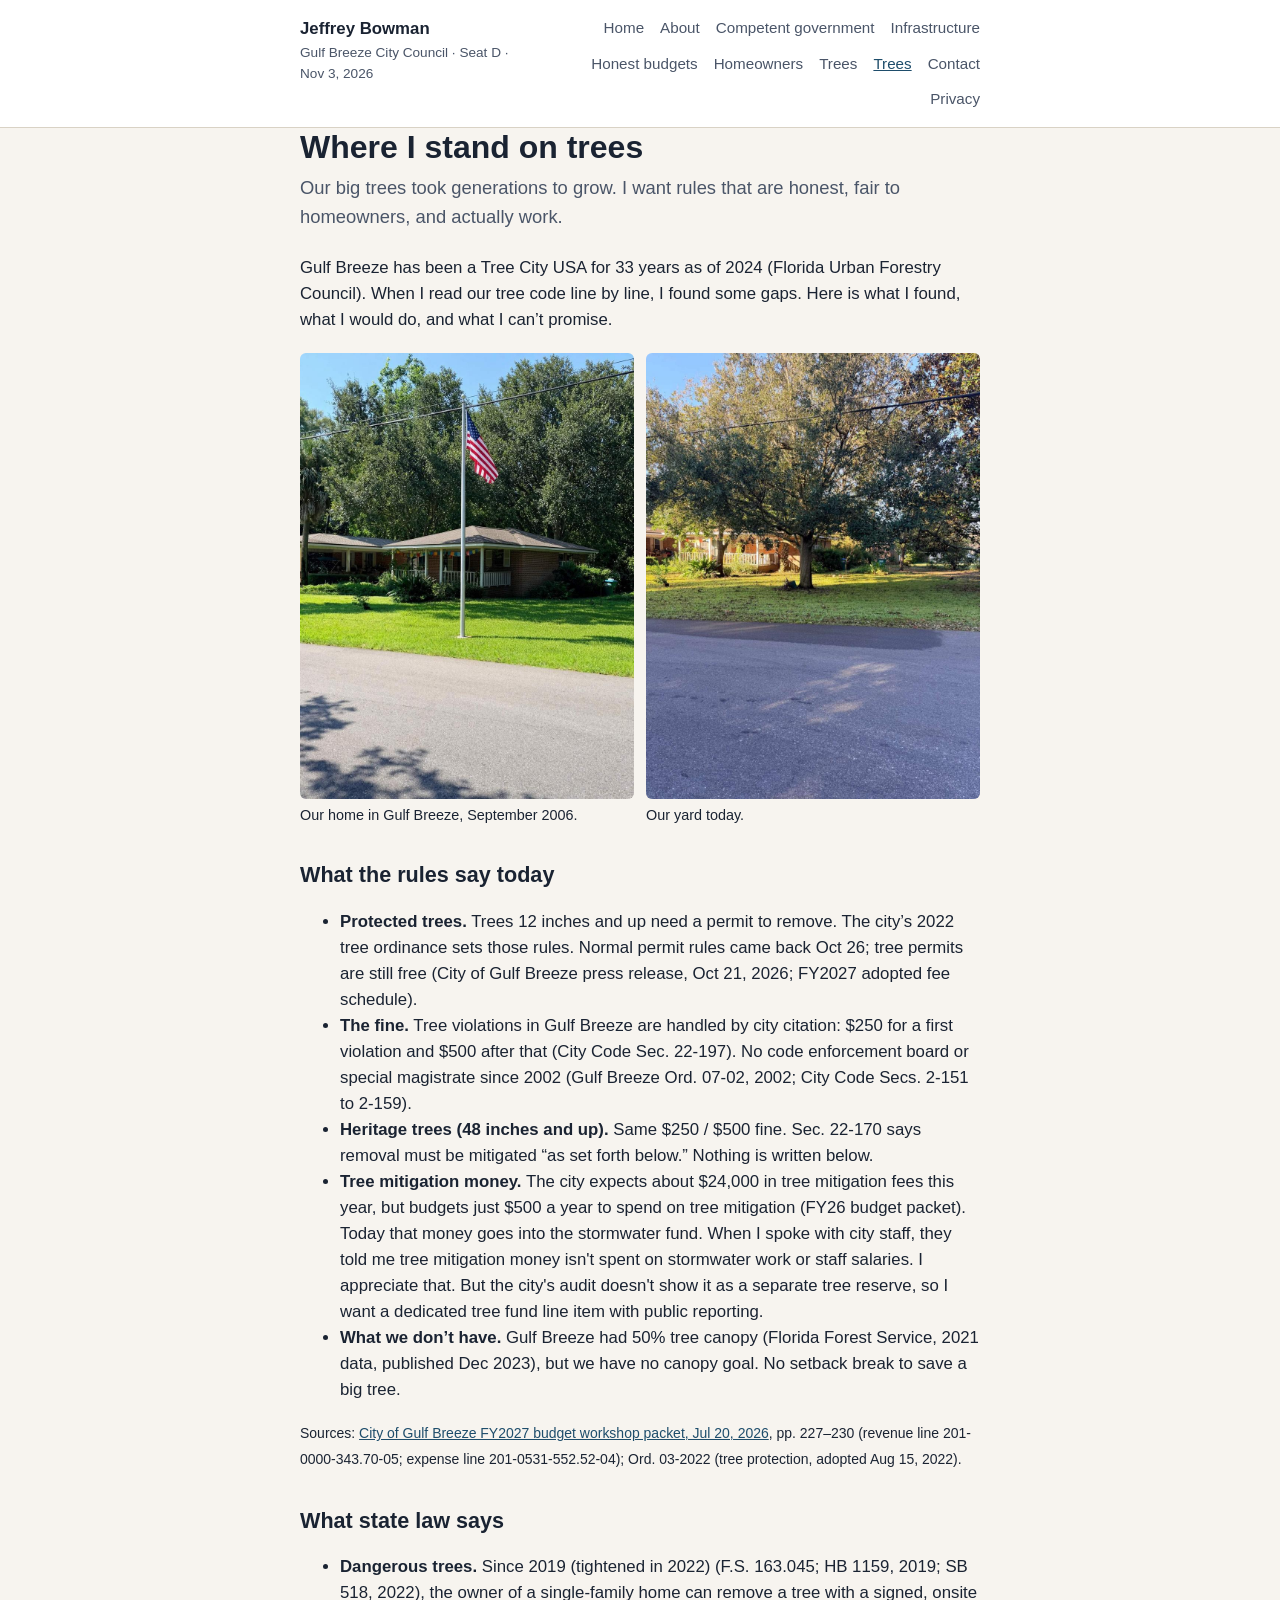
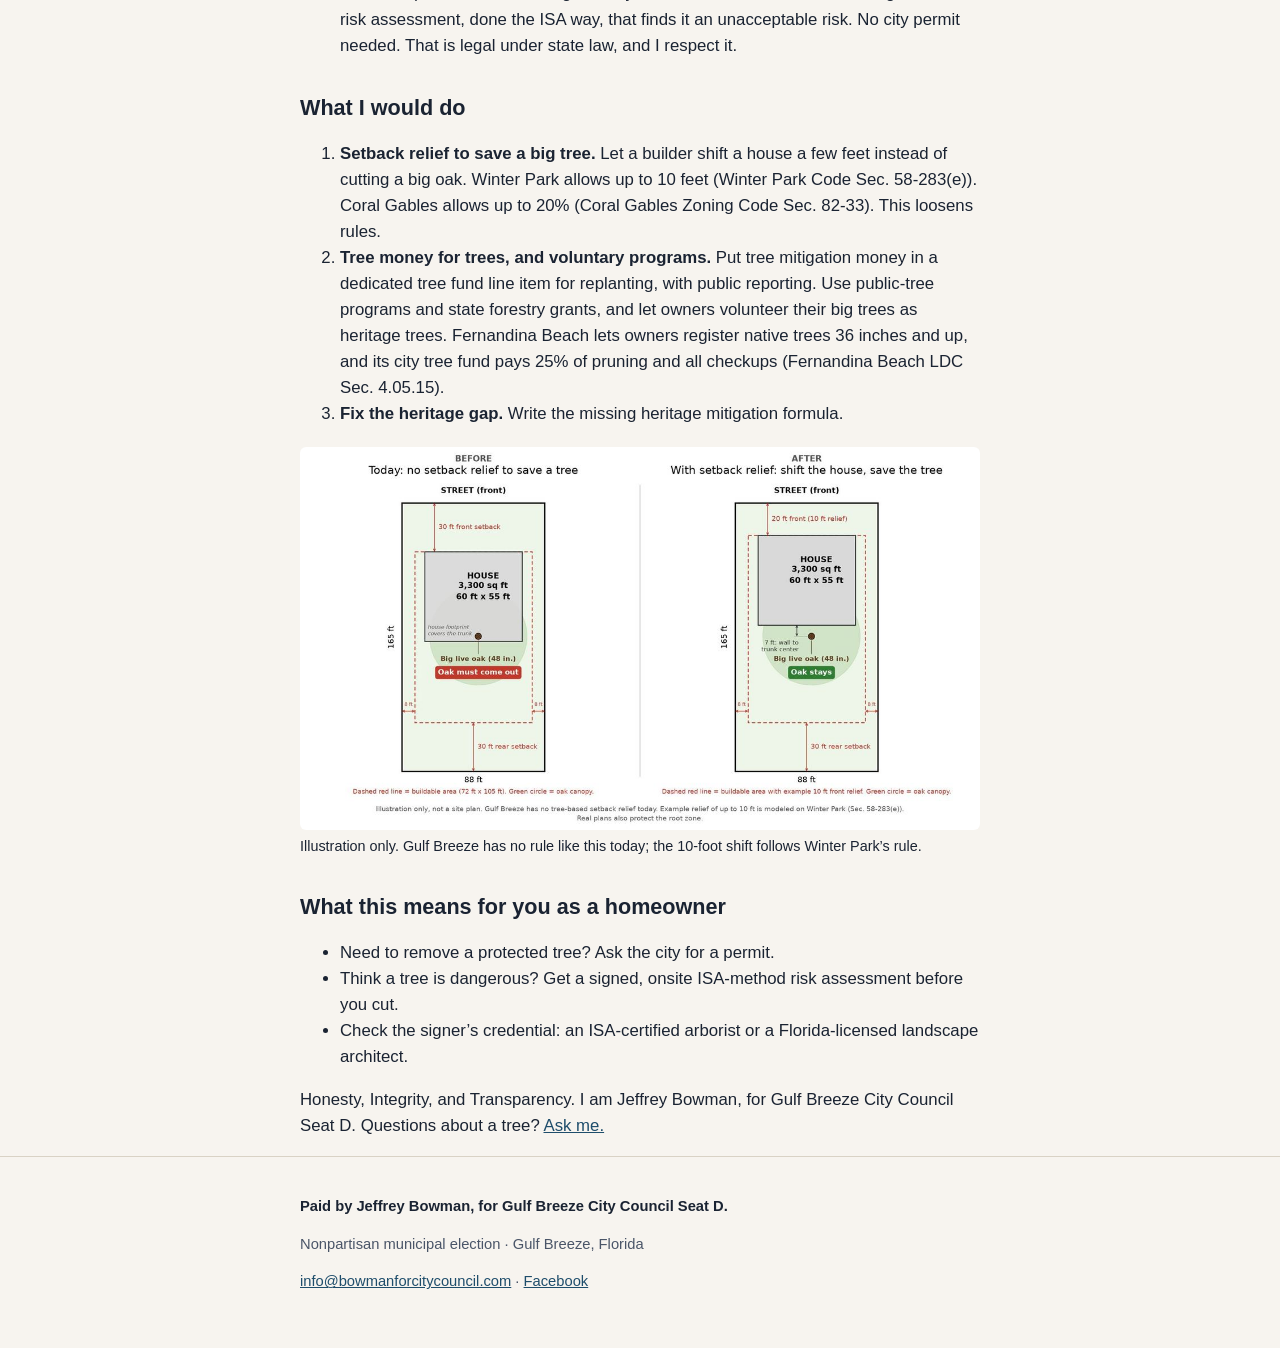
<file: trees.html>
<!DOCTYPE html>
<html lang="en">
<head>
  <meta charset="utf-8" />
  <meta name="viewport" content="width=device-width, initial-scale=1" />
  <title>Jeff on Trees · Jeffrey Bowman for Gulf Breeze Seat D</title>
  <meta name="description" content="Jeffrey Bowman for Gulf Breeze City Council Seat D — where I stand on trees in Gulf Breeze. Honesty. Integrity. Transparency." />
  <meta name="theme-color" content="#1e4d6b" />
  <link rel="stylesheet" href="css/styles.css" />
  <style>
    .photo-pair{display:grid;grid-template-columns:1fr 1fr;gap:.75rem;margin:1.25rem 0}
    .photo-pair figure{margin:0}
    .photo-pair img,.trees-fig img{width:100%;height:auto;border-radius:6px;display:block}
    .photo-pair figcaption,.trees-fig figcaption{font-size:.9rem;margin-top:.35rem}
    .trees-fig{margin:1.25rem 0}
  </style>
</head>
<body>
  <header>
    <div class="wrap bar">
      <a class="brand" href="index.html">Jeffrey Bowman<span>Gulf Breeze City Council · Seat D · Nov 3, 2026</span></a>
      <nav aria-label="Primary"><a href="index.html">Home</a>
<a href="about.html">About</a>
<a href="competent.html">Competent government</a>
<a href="infrastructure.html">Infrastructure</a>
<a href="budgets.html">Honest budgets</a>
<a href="homeowners.html">Homeowners</a>
<a href="trees.html">Trees</a>
<a href="trees.html" aria-current="page">Trees</a>
<a href="contact.html">Contact</a>
<a href="privacy.html">Privacy</a></nav>
    </div>
  </header>
  <main class="wrap">

    <h1>Where I stand on trees</h1>
    <p class="lede">Our big trees took generations to grow. I want rules that are honest, fair to homeowners, and actually work.</p>
    <p>Gulf Breeze has been a Tree City USA for 33 years as of 2024 (Florida Urban Forestry Council). When I read our tree code line by line, I found some gaps. Here is what I found, what I would do, and what I can’t promise.</p>

    <div class="photo-pair" role="group" aria-label="Our yard, then and now">
      <figure>
        <img src="images/trees-home-2006-09.jpg" width="900" height="1200" alt="Single-story brick house with an American flag on a tall pole and a wide green lawn." />
        <figcaption>Our home in Gulf Breeze, September 2006.</figcaption>
      </figure>
      <figure>
        <img src="images/trees-yard-today.jpg" width="900" height="1200" alt="Our yard today: a big live oak with a wide green canopy spreading over the front lawn" />
        <figcaption>Our yard today.</figcaption>
      </figure>
    </div>

    <h2>What the rules say today</h2>
    <ul>
      <li><strong>Protected trees.</strong> Trees 12 inches and up need a permit to remove. The city’s 2022 tree ordinance sets those rules. Normal permit rules came back Oct 26; tree permits are still free (City of Gulf Breeze press release, Oct 21, 2026; FY2027 adopted fee schedule).</li>
      <li><strong>The fine.</strong> Tree violations in Gulf Breeze are handled by city citation: $250 for a first violation and $500 after that (City Code Sec. 22-197). No code enforcement board or special magistrate since 2002 (Gulf Breeze Ord. 07-02, 2002; City Code Secs. 2-151 to 2-159).</li>
      <li><strong>Heritage trees (48 inches and up).</strong> Same $250 / $500 fine. Sec. 22-170 says removal must be mitigated “as set forth below.” Nothing is written below.</li>
      <li><strong>Tree mitigation money.</strong> The city expects about $24,000 in tree mitigation fees this year, but budgets just $500 a year to spend on tree mitigation (FY26 budget packet). Today that money goes into the stormwater fund. When I spoke with city staff, they told me tree mitigation money isn't spent on stormwater work or staff salaries. I appreciate that. But the city's audit doesn't show it as a separate tree reserve, so I want a dedicated tree fund line item with public reporting.</li>
      <li><strong>What we don’t have.</strong> Gulf Breeze had 50% tree canopy (Florida Forest Service, 2021 data, published Dec 2023), but we have no canopy goal. No setback break to save a big tree.</li>
    </ul>
    <p><small>Sources: <a href="https://cityofgulfbreeze.civicweb.net/document/595858/">City of Gulf Breeze FY2027 budget workshop packet, Jul 20, 2026</a>, pp. 227–230 (revenue line 201-0000-343.70-05; expense line 201-0531-552.52-04); Ord. 03-2022 (tree protection, adopted Aug 15, 2022).</small></p>

    <h2>What state law says</h2>
    <ul>
      <li><strong>Dangerous trees.</strong> Since 2019 (tightened in 2022) (F.S. 163.045; HB 1159, 2019; SB 518, 2022), the owner of a single-family home can remove a tree with a signed, onsite risk assessment, done the ISA way, that finds it an unacceptable risk. No city permit needed. That is legal under state law, and I respect it.</li>
    </ul>

    <h2>What I would do</h2>
    <ol>
      <li><strong>Setback relief to save a big tree.</strong> Let a builder shift a house a few feet instead of cutting a big oak. Winter Park allows up to 10 feet (Winter Park Code Sec. 58-283(e)). Coral Gables allows up to 20% (Coral Gables Zoning Code Sec. 82-33). This loosens rules.</li>
      <li><strong>Tree money for trees, and voluntary programs.</strong> Put tree mitigation money in a dedicated tree fund line item for replanting, with public reporting. Use public-tree programs and state forestry grants, and let owners volunteer their big trees as heritage trees. Fernandina Beach lets owners register native trees 36 inches and up, and its city tree fund pays 25% of pruning and all checkups (Fernandina Beach LDC Sec. 4.05.15).</li>
      <li><strong>Fix the heritage gap.</strong> Write the missing heritage mitigation formula.</li>
    </ol>

    <figure class="trees-fig">
      <img src="images/trees-setback-relief.jpg" width="1200" height="675" alt="Before and after lot drawing: a house on the front setback line sits over a big oak; after shifting the house 10 feet toward the street, the oak is saved" />
      <figcaption>Illustration only. Gulf Breeze has no rule like this today; the 10-foot shift follows Winter Park’s rule.</figcaption>
    </figure>

    <h2>What this means for you as a homeowner</h2>
    <ul>
      <li>Need to remove a protected tree? Ask the city for a permit.</li>
      <li>Think a tree is dangerous? Get a signed, onsite ISA-method risk assessment before you cut.</li>
      <li>Check the signer’s credential: an ISA-certified arborist or a Florida-licensed landscape architect.</li>
    </ul>

    <p>Honesty, Integrity, and Transparency. I am Jeffrey Bowman, for Gulf Breeze City Council Seat D. Questions about a tree? <a href="contact.html">Ask me.</a></p>

  </main>
  <footer>
    <div class="wrap">
      <p class="disclaimer">Paid by Jeffrey Bowman, for Gulf Breeze City Council Seat D.</p>
      <p>Nonpartisan municipal election · Gulf Breeze, Florida</p>
      <p><a href="mailto:info@bowmanforcitycouncil.com">info@bowmanforcitycouncil.com</a> · <a href="https://www.facebook.com/61593486404689" rel="noopener">Facebook</a></p>
    </div>
  </footer>
  <script src="js/analytics.js" defer></script>
</body>
</html>
</file>
<file: css/styles.css>
:root {
  --ink: #1a2332;
  --muted: #4a5568;
  --paper: #f7f4ef;
  --card: #ffffff;
  --line: #d9d2c5;
  --accent: #1e4d6b;
  --accent-soft: #e8f0f5;
}
* { box-sizing: border-box; }
html { scroll-behavior: smooth; }
body {
  margin: 0;
  font-family: "Source Sans 3", "Segoe UI", Helvetica, Arial, sans-serif;
  color: var(--ink);
  background: var(--paper);
  line-height: 1.55;
  font-size: 1.05rem;
}
a { color: var(--accent); }
a:hover { text-decoration: underline; }
.wrap { max-width: 720px; margin: 0 auto; padding: 0 1.25rem; }
header {
  background: var(--card);
  border-bottom: 1px solid var(--line);
  padding: 1rem 0;
  position: sticky;
  top: 0;
  z-index: 10;
}
.brand { font-weight: 700; color: var(--ink); text-decoration: none; font-size: 1.05rem; }
.brand span { display: block; font-weight: 500; font-size: 0.85rem; color: var(--muted); }
nav { display: flex; flex-wrap: wrap; gap: 0.75rem 1rem; margin-top: 0.75rem; }
nav a { text-decoration: none; color: var(--muted); font-size: 0.95rem; }
nav a:hover, nav a[aria-current="page"] { color: var(--accent); text-decoration: underline; }
main { padding: 2rem 0 3rem; }
h1 { font-size: 2rem; line-height: 1.2; margin: 0 0 0.5rem; }
h2 { font-size: 1.35rem; margin: 2rem 0 0.75rem; }
.lede { font-size: 1.15rem; color: var(--muted); margin: 0 0 1.5rem; }
.hero {
  background: var(--card);
  border: 1px solid var(--line);
  border-radius: 12px;
  padding: 0;
  margin-bottom: 1.5rem;
  overflow: hidden;
}
.hero-photo {
  display: block;
  width: 100%;
  height: auto;
  max-height: 280px;
  object-fit: cover;
  object-position: center 40%;
}
.hero-body { padding: 1.5rem; }
.pillars { list-style: none; padding: 0; margin: 0; display: grid; gap: 0.75rem; }
.pillars li {
  background: var(--card);
  border: 1px solid var(--line);
  border-radius: 10px;
  padding: 1rem 1.1rem;
}
.pillars strong { display: block; color: var(--accent); margin-bottom: 0.25rem; }
.cta {
  display: inline-block;
  margin-top: 1rem;
  background: var(--accent);
  color: #fff !important;
  text-decoration: none !important;
  padding: 0.7rem 1.1rem;
  border-radius: 8px;
  font-weight: 600;
}
.cta:hover { filter: brightness(1.05); }
.note {
  background: var(--accent-soft);
  border-left: 4px solid var(--accent);
  padding: 0.85rem 1rem;
  margin: 1.25rem 0;
  border-radius: 0 8px 8px 0;
}
.about-grid {
  display: grid;
  gap: 1.25rem;
  align-items: start;
}
.about-photo {
  width: 100%;
  max-width: 280px;
  height: auto;
  aspect-ratio: 900 / 1006;
  object-fit: contain;
  object-position: center top;
  border-radius: 12px;
  border: 1px solid var(--line);
  display: block;
}
.page-photo {
  display: block;
  width: 100%;
  height: auto;
  max-height: 340px;
  object-fit: cover;
  object-position: center 70%;
  border-radius: 12px;
  border: 1px solid var(--line);
  margin: 0 0 1.25rem;
}

.portrait-photo {
  display: block;
  width: 100%;
  max-width: 320px;
  height: auto;
  aspect-ratio: 3 / 4;
  object-fit: contain;
  object-position: center top;
  border-radius: 12px;
  border: 1px solid var(--line);
  margin: 0 0 1.25rem;
}
.doc-card {
  background: var(--card);
  border: 1px solid var(--line);
  border-radius: 10px;
  padding: 1rem 1.15rem;
  margin: 1.5rem 0;
}
.doc-card a {
  font-weight: 600;
  text-decoration: none;
}
.doc-card a:hover { text-decoration: underline; }
.doc-card .source-note {
  margin: 0.5rem 0 0;
  font-size: 0.92rem;
  color: var(--muted);
}
footer {
  border-top: 1px solid var(--line);
  padding: 1.5rem 0 2.5rem;
  color: var(--muted);
  font-size: 0.92rem;
}
.disclaimer { font-weight: 600; color: var(--ink); }
@media (min-width: 700px) {
  header .bar { display: flex; align-items: flex-start; justify-content: space-between; gap: 1rem; }
  nav { margin-top: 0; justify-content: flex-end; max-width: 28rem; }
  .about-grid {
    grid-template-columns: 220px 1fr;
  }
  .hero-photo { max-height: 320px; }
}

.scorecard {
  display: grid;
  gap: 1rem;
  margin: 1.5rem 0;
}
@media (min-width: 700px) {
  .scorecard { grid-template-columns: 1fr 1fr; }
}
.score-col {
  background: var(--card);
  border: 1px solid var(--line);
  border-radius: 12px;
  padding: 1rem 1.1rem 0.85rem;
}
.score-col.ok { border-color: #2f7d4a; background: #f3faf6; }
.score-col.q { border-color: #c47b1a; background: #fff8ef; }
.score-col h2 {
  margin: 0 0 0.75rem;
  font-size: 1.1rem;
  display: flex;
  align-items: center;
  gap: 0.5rem;
}
.badge {
  display: inline-block;
  font-size: 0.85rem;
  font-weight: 700;
  color: #fff;
  padding: 0.15rem 0.55rem;
  border-radius: 6px;
}
.ok .badge { background: #2f7d4a; }
.q .badge { background: #c47b1a; }
.score-col ul {
  margin: 0;
  padding-left: 1.15rem;
  font-size: 0.98rem;
}
.score-col li { margin-bottom: 0.55rem; }
.score-note {
  font-size: 0.9rem;
  color: var(--muted);
  margin: 0.75rem 0 0;
}
.score-figure {
  margin: 1.25rem 0 0.5rem;
}
.score-figure img {
  display: block;
  width: 100%;
  height: auto;
  border-radius: 12px;
  border: 1px solid var(--line);
}

/* Preview 2026-10-30 */
img { max-width: 100%; height: auto; }
.vote-box { border: 2px solid #1e4d6b; border-radius: 12px; padding: 1rem 1.25rem; margin: 1.5rem 0; background: #f2f7fa; }
.vote-box h2 { margin-top: 0; }
.vote-box .cta { margin-right: 0.75rem; }
.latest ul { padding-left: 1.15rem; }
.latest li { margin-bottom: 0.5rem; }
.video { position: relative; aspect-ratio: 16/9; } .video iframe { width: 100%; height: 100%; border: 0; }
.page-fig { margin: 1.25rem 0; }
.page-fig img { display: block; width: 100%; height: auto; border-radius: 12px; }
.page-fig figcaption { font-size: 0.9rem; color: var(--muted); margin-top: 0.4rem; }
.page-fig img { max-width: 520px; margin: 0 auto; }
.page-fig img[src*="budgets-"], .page-fig img[src*="competent-"] { max-width: 100%; }
</file>
